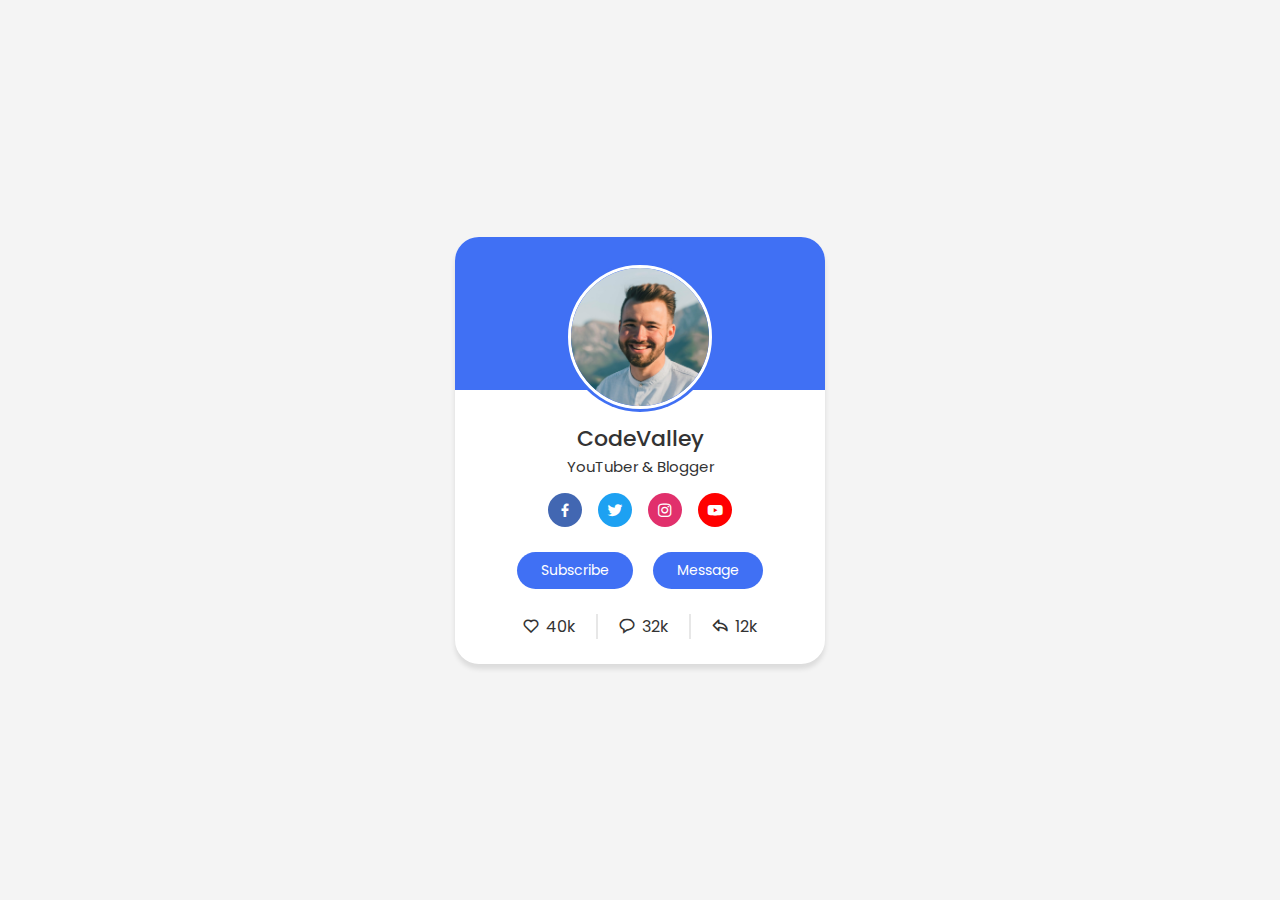
<file: Profile card/index.html>
<!DOCTYPE html>
<html lang="en">
<head>
    <meta charset="UTF-8">
    <meta name="viewport" content="width=device-width, initial-scale=1.0">
    <title>Profile Icon</title>
    <link rel="stylesheet" href="style.css">
    <link href='https://unpkg.com/boxicons@2.1.4/css/boxicons.min.css' rel='stylesheet'>
</head>
<body>
    <div class="profile-card">
        <div class="image">
            <img src="man.jpg" alt="" class="profile-image">
        </div>
        <div class="text-data">
            <span class="name">CodeValley</span>
            <span class="job">YouTuber & Blogger</span>
        </div>
        <div class="media-buttons">
            <a href="#" class="link" style="background: #4267b2;">
                <i class='bx bxl-facebook'></i>
            </a>
            <a href="#" class="link" style="background: #1da1f2;">
                <i class='bx bxl-twitter' ></i>
            </a>
            <a href="#" class="link" style="background: #e1306c;">
                <i class='bx bxl-instagram'></i>
            </a>
            <a href="#" class="link" style="background: #ff0000;">
                <i class='bx bxl-youtube'></i>
            </a>
        </div>
        <div class="buttons">
            <button class="btn">Subscribe</button>
            <button class="btn">Message</button>
        </div>
        <div class="analytics">
            <div class="data">
                <i class='bx bx-heart' ></i>
                <span class="number">40k</span>
            </div>
            <div class="data">
                <i class='bx bx-message-rounded' ></i>
                <span class="number">32k</span>
            </div>
            <div class="data">
                <i class='bx bx-share' ></i>
                <span class="number">12k</span>
            </div>
        </div>
    </div>
</body>
</html>
</file>
<file: Profile card/style.css>
/* ! google Fonts */
@import url('https://fonts.googleapis.com/css2?family=Poppins:wght@300;400;500;600&display=swap');

*{
    margin: 0;
    padding: 0;
    box-sizing: border-box;
    font-family: "Poppins", sans-serif;
}
body{
    height: 100vh;
    display: flex;
    align-items: center;
    justify-content: center;
    background-color: #f4f4f4;
}
.profile-card{
    position: relative;
    display: flex;
    flex-direction: column;
    align-items: center;
    max-width: 370px;
    width: 100%;
    background: #fff;
    border-radius: 24px;
    padding: 25px;
    box-shadow: 0 5px 5px rgba(0, 0, 0, 0.1);
}
.profile-card::before{
    content: "";
    position: absolute;
    top: 0;
    left: 0;
    height: 36%;
    width: 100%;
    border-radius: 24px 24px 0 0;
    background-color: #4070f4;
}
.image{
    position: relative;
    height: 150px;
    width: 150px;
    border-radius: 50%;
    background-color: #4070f4;
    padding: 3px;
    margin-bottom: 10px;
}
.image .profile-image{
    height: 100%;
    width: 100%;
    object-fit: cover;
    border-radius: 50%;
    border: 3px solid #fff;
}
.profile-card .text-data{
    display: flex;
    flex-direction: column;
    align-items: center;
    color: #333;
}
.text-data .name{
    font-size: 22px;
    font-weight: 500;
}
.text-data .job{
    font-size: 15px;
    font-weight: 400;
}
.profile-card .media-buttons{
    display: flex;
    align-items: center;
    margin-top: 15px;
}
.media-buttons .link{
    display: flex;
    align-items: center;
    justify-content: center;
    color: #fff;
    font-size: 18px;
    height: 34px;
    width: 34px;
    border-radius: 50%;
    margin: 0 8px;
    background-color: #4070f4;
    text-decoration: none;
}
.profile-card .buttons{
    display: flex;
    align-items: center;
    margin-top: 25px;
}
.buttons .btn{
    color: #fff;
    font-size: 14px;
    font-weight: 400;
    border: none;
    border-radius: 24px;
    margin: 0 10px;
    padding: 8px 24px;
    background-color: #4070f4;
    cursor: pointer;
    transition: all 0.3s ease;
}
.buttons .btn:hover{
    background-color: #0e4bf1;
}
.profile-card .analytics{
    display: flex;
    align-items: center;
    margin-top: 25px;
}
.analytics .data{
    display: flex;
    align-items: center;
    color: #333;
    padding: 0 20px;
   border-right: 2px solid #e7e7e7; 
}
.data i{
    font-size: 18px;
    margin-right: 6px;
}
.data:last-child{
    border-right: none;
}
</file>
